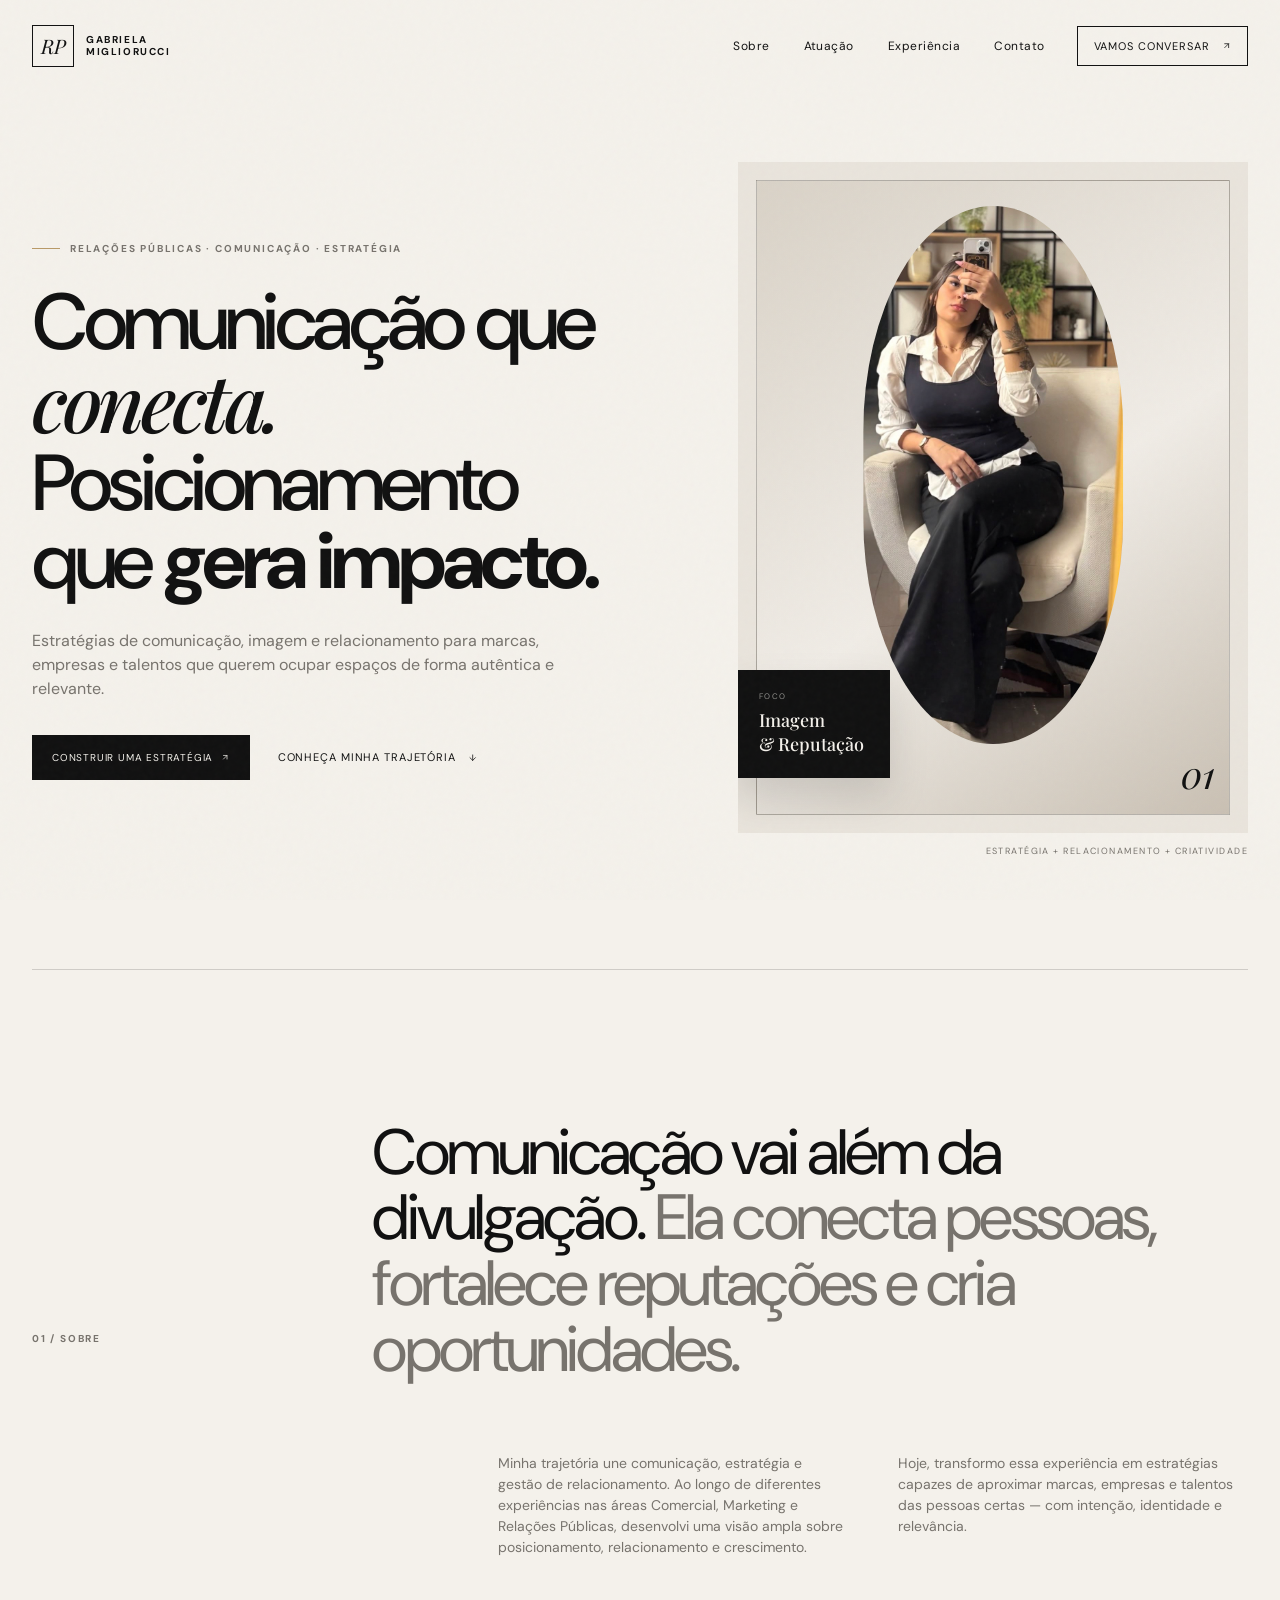
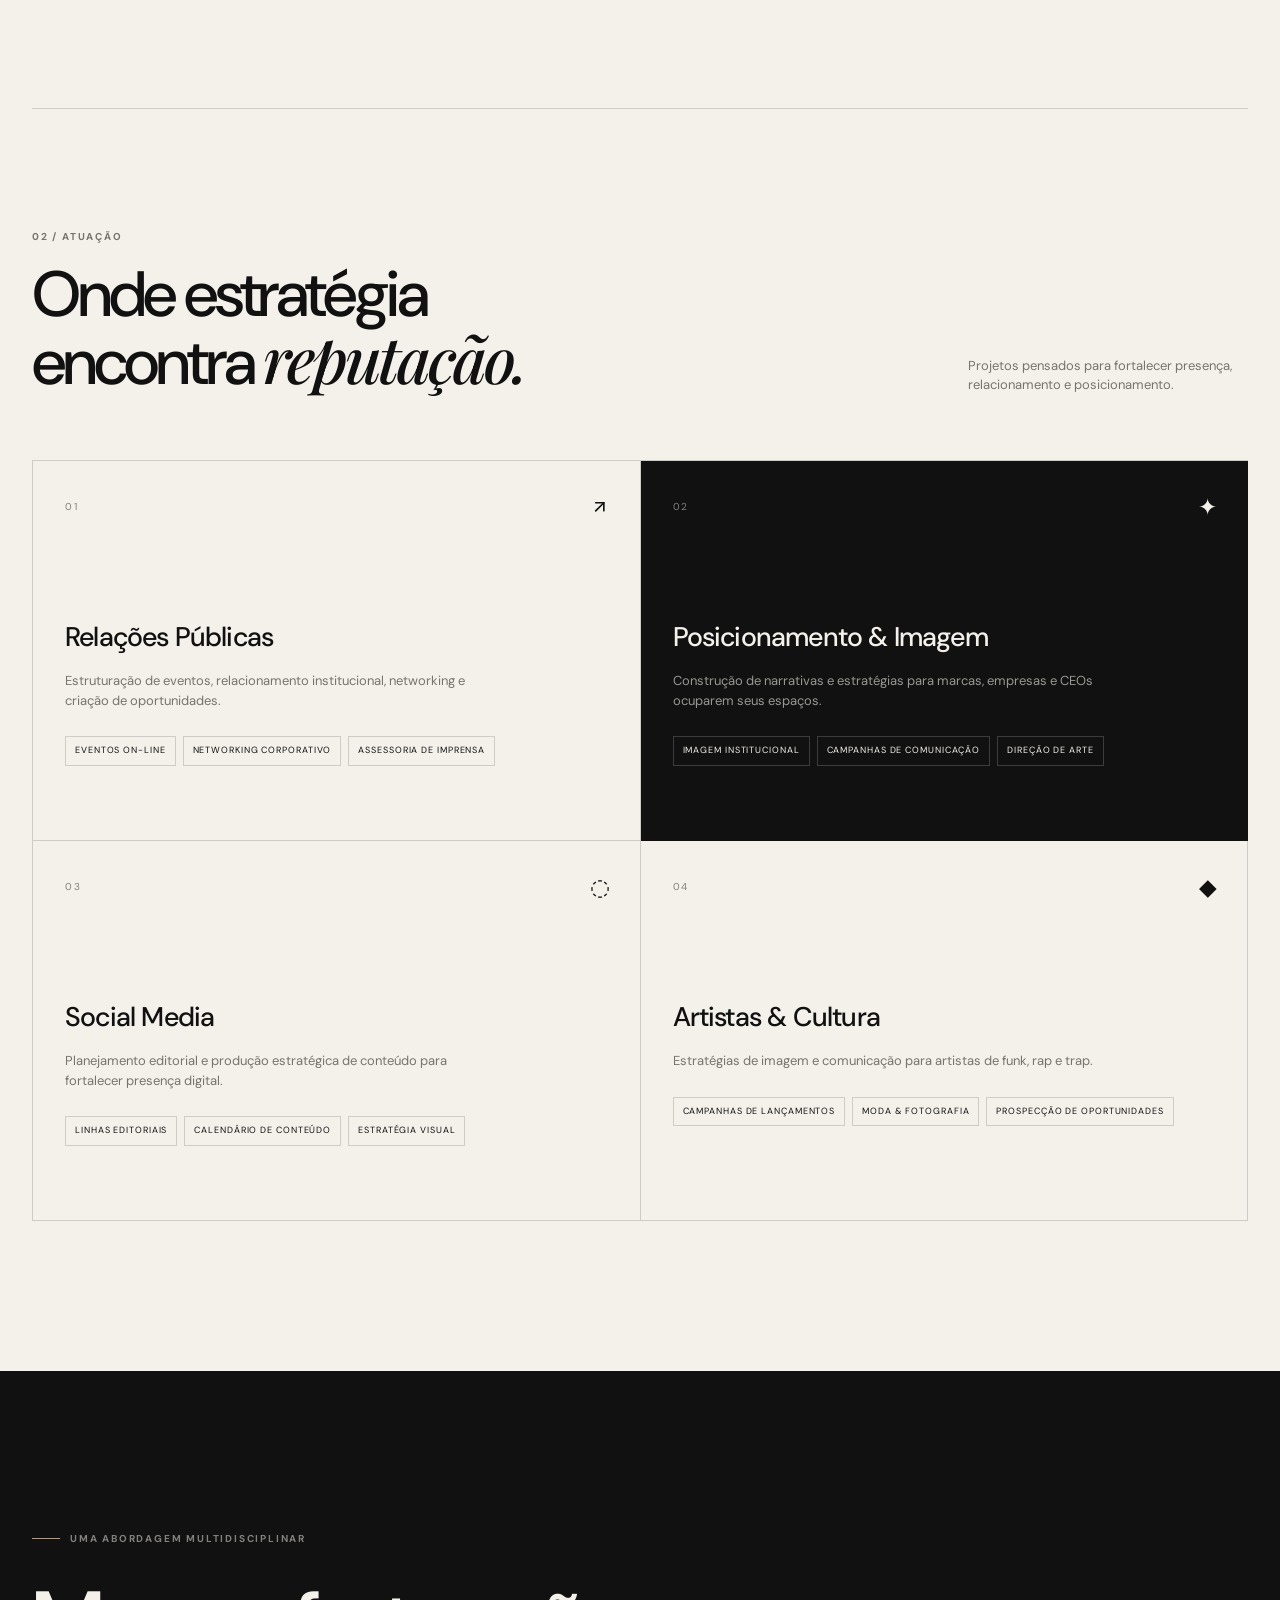
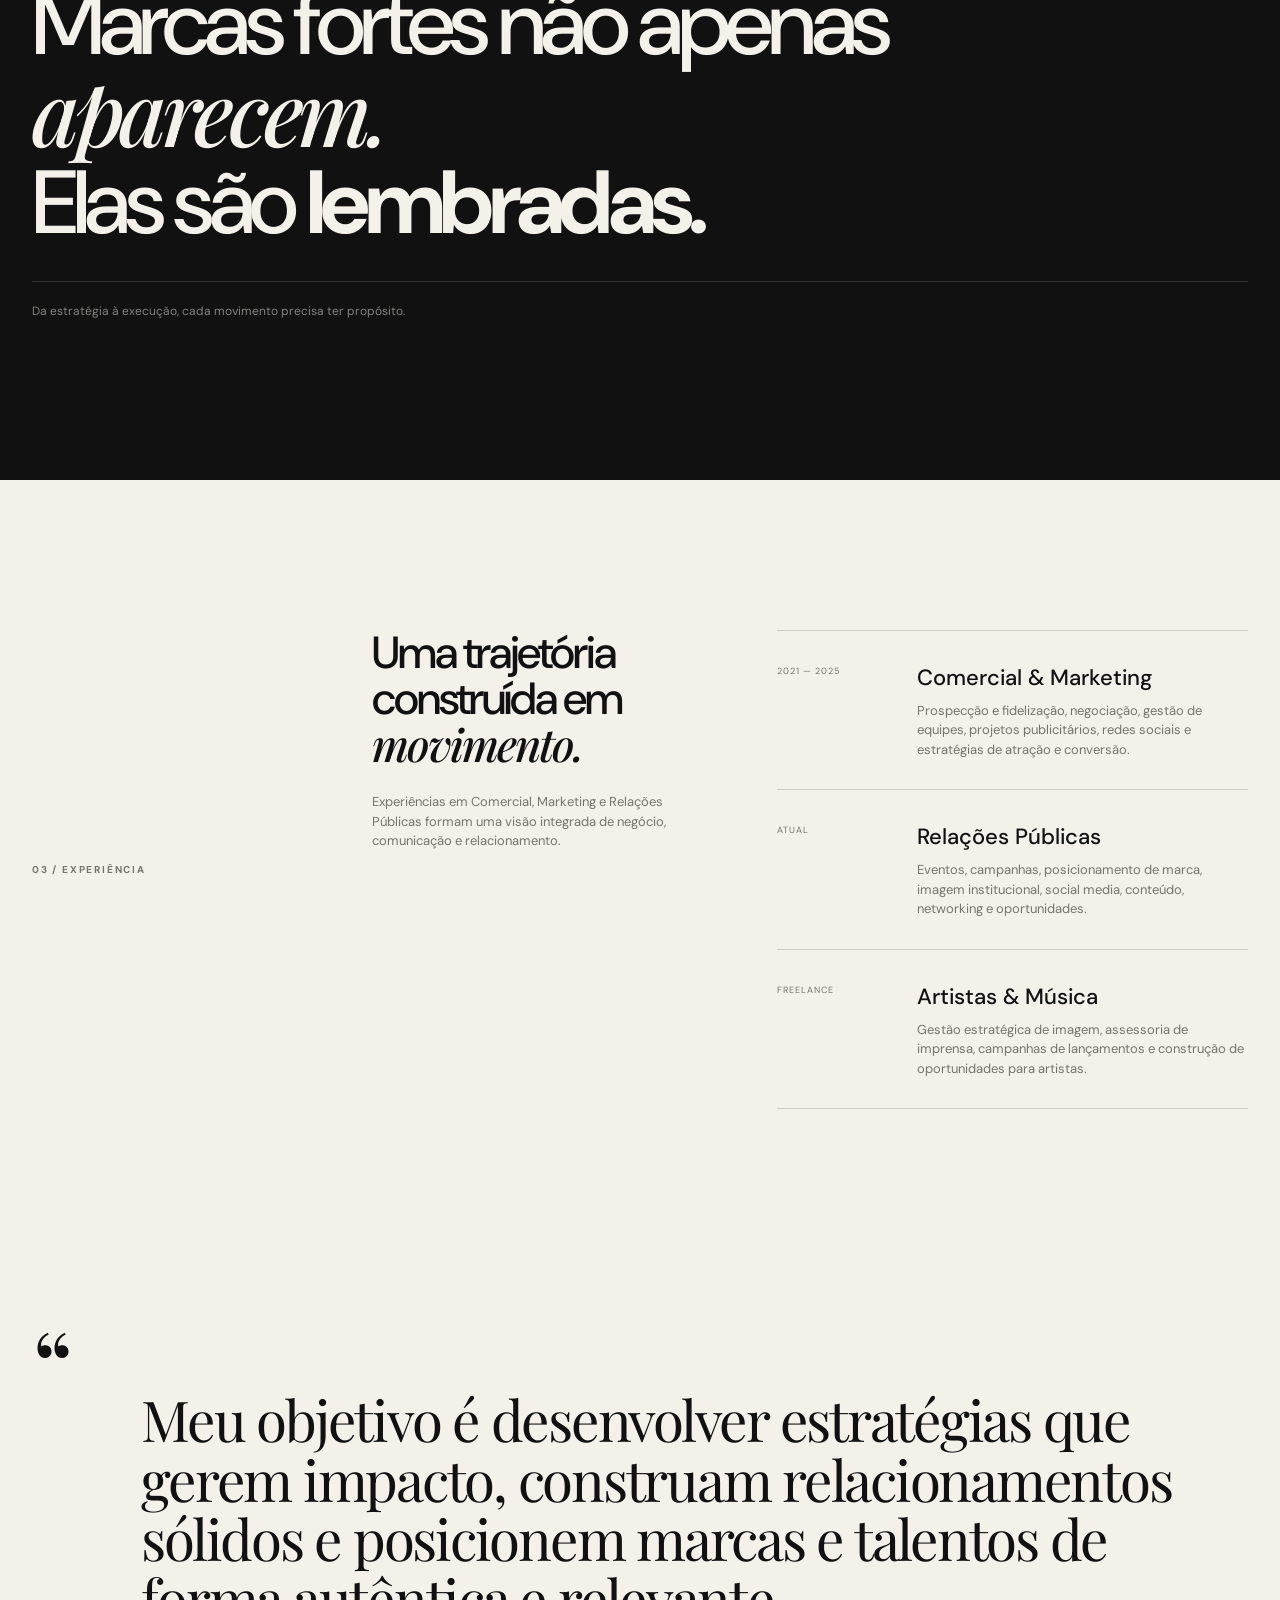
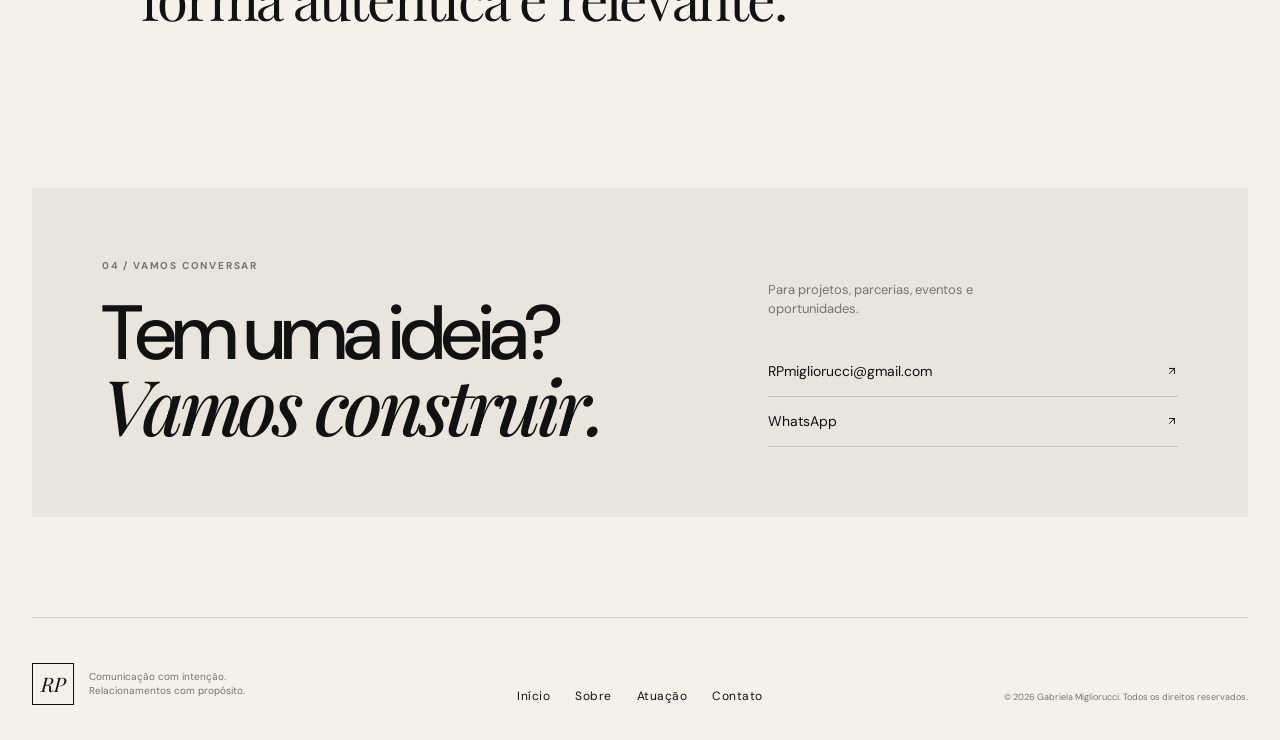
<file: index.html>
<!DOCTYPE html>
<html lang="pt-BR">
<head>
  <meta charset="UTF-8">
  <meta name="viewport" content="width=device-width, initial-scale=1.0">
  <meta name="description" content="Relações Públicas, comunicação estratégica, posicionamento de marcas e talentos.">
  <meta name="theme-color" content="#111111">
  <title>Gabriela Migliorucci — Relações Públicas & Comunicação</title>

  <link rel="preconnect" href="https://fonts.googleapis.com">
  <link rel="preconnect" href="https://fonts.gstatic.com" crossorigin>
  <link href="https://fonts.googleapis.com/css2?family=DM+Sans:wght@400;500;600;700&family=Playfair+Display:ital,wght@0,500;0,600;0,700;1,500;1,600&display=swap" rel="stylesheet">

  <link rel="stylesheet" href="css/style.css">
</head>

<body>
  <div class="noise"></div>

  <header class="site-header" id="topo">
    <a class="brand" href="#topo" aria-label="Voltar ao início">
      <span class="brand-mark">RP</span>
      <span class="brand-name">GABRIELA<br>MIGLIORUCCI</span>
    </a>

    <nav class="desktop-nav" aria-label="Navegação principal">
      <a href="#sobre">Sobre</a>
      <a href="#atuacao">Atuação</a>
      <a href="#experiencia">Experiência</a>
      <a href="#contato">Contato</a>
    </nav>

    <a class="header-cta" href="#contato">Vamos conversar <span><svg class="icon-arrow" viewBox="0 0 24 24" fill="none" stroke="currentColor" stroke-width="2" stroke-linecap="round" stroke-linejoin="round"><line x1="7" y1="17" x2="17" y2="7"></line><polyline points="7 7 17 7 17 17"></polyline></svg></span></a>

    <button class="menu-toggle" id="menuToggle" aria-label="Abrir menu" aria-expanded="false">
      <span></span><span></span>
    </button>
  </header>

  <nav class="mobile-nav" id="mobileNav" aria-label="Navegação mobile">
    <a href="#sobre">Sobre</a>
    <a href="#atuacao">Atuação</a>
    <a href="#experiencia">Experiência</a>
    <a href="#contato">Contato</a>
  </nav>

  <main>
    <section class="hero section">
      <div class="hero-copy reveal">
        <p class="eyebrow"><span></span> Relações Públicas · Comunicação · Estratégia</p>
        <h1>Comunicação que <em>conecta.</em><br>Posicionamento que <strong>gera impacto.</strong></h1>
        <p class="hero-description">
          Estratégias de comunicação, imagem e relacionamento para marcas,
          empresas e talentos que querem ocupar espaços de forma autêntica e relevante.
        </p>
        <div class="hero-actions">
          <a class="button button-dark" href="#contato">Construir uma estratégia <span><svg class="icon-arrow" viewBox="0 0 24 24" fill="none" stroke="currentColor" stroke-width="2" stroke-linecap="round" stroke-linejoin="round"><line x1="7" y1="17" x2="17" y2="7"></line><polyline points="7 7 17 7 17 17"></polyline></svg></span></a>
          <a class="text-link" href="#sobre">Conheça minha trajetória <span><svg class="icon-arrow" viewBox="0 0 24 24" fill="none" stroke="currentColor" stroke-width="2" stroke-linecap="round" stroke-linejoin="round"><line x1="12" y1="5" x2="12" y2="19"></line><polyline points="19 12 12 19 5 12"></polyline></svg></span></a>
        </div>
      </div>

      <div class="hero-visual reveal delay-1">
        <div class="portrait-frame">
          <div class="portrait-placeholder">
            <img class="portrait-photo" src="img/gabriela.jpg" alt="Gabriela Migliorucci">
            <span class="portrait-label portrait-label-hidden">INSIRA<br>SUA FOTO</span>
            <span class="portrait-number">01</span>
          </div>
          <div class="floating-card">
            <span class="floating-card-label">FOCO</span>
            <strong>Imagem<br>&amp; Reputação</strong>
          </div>
        </div>
        <div class="hero-caption">Estratégia + relacionamento + criatividade</div>
      </div>
    </section>

    <section class="manifesto section" id="sobre">
      <div class="section-kicker reveal">01 / Sobre</div>
      <div class="manifesto-content reveal">
        <p class="big-statement">
          Comunicação vai além da divulgação.
          <span>Ela conecta pessoas, fortalece reputações e cria oportunidades.</span>
        </p>
        <div class="manifesto-details">
          <p>
            Minha trajetória une comunicação, estratégia e gestão de relacionamento.
            Ao longo de diferentes experiências nas áreas Comercial, Marketing e Relações Públicas,
            desenvolvi uma visão ampla sobre posicionamento, relacionamento e crescimento.
          </p>
          <p>
            Hoje, transformo essa experiência em estratégias capazes de aproximar marcas,
            empresas e talentos das pessoas certas — com intenção, identidade e relevância.
          </p>
        </div>
      </div>
    </section>

    <section class="services section" id="atuacao">
      <div class="section-heading reveal">
        <div>
          <div class="section-kicker">02 / Atuação</div>
          <h2>Onde estratégia<br>encontra <em>reputação.</em></h2>
        </div>
        <p>Projetos pensados para fortalecer presença, relacionamento e posicionamento.</p>
      </div>

      <div class="service-grid">
        <article class="service-card reveal">
          <span class="service-index">01</span>
          <div class="service-icon"><svg class="icon-arrow" viewBox="0 0 24 24" fill="none" stroke="currentColor" stroke-width="2" stroke-linecap="round" stroke-linejoin="round"><line x1="7" y1="17" x2="17" y2="7"></line><polyline points="7 7 17 7 17 17"></polyline></svg></div>
          <h3>Relações Públicas</h3>
          <p>Estruturação de eventos, relacionamento institucional, networking e criação de oportunidades.</p>
          <ul>
            <li>Eventos on-line</li>
            <li>Networking corporativo</li>
            <li>Assessoria de imprensa</li>
          </ul>
        </article>

        <article class="service-card featured reveal delay-1">
          <span class="service-index">02</span>
          <div class="service-icon">✦</div>
          <h3>Posicionamento &amp; Imagem</h3>
          <p>Construção de narrativas e estratégias para marcas, empresas e CEOs ocuparem seus espaços.</p>
          <ul>
            <li>Imagem institucional</li>
            <li>Campanhas de comunicação</li>
            <li>Direção de arte</li>
          </ul>
        </article>

        <article class="service-card reveal delay-2">
          <span class="service-index">03</span>
          <div class="service-icon">◌</div>
          <h3>Social Media</h3>
          <p>Planejamento editorial e produção estratégica de conteúdo para fortalecer presença digital.</p>
          <ul>
            <li>Linhas editoriais</li>
            <li>Calendário de conteúdo</li>
            <li>Estratégia visual</li>
          </ul>
        </article>

        <article class="service-card reveal">
          <span class="service-index">04</span>
          <div class="service-icon">◆</div>
          <h3>Artistas &amp; Cultura</h3>
          <p>Estratégias de imagem e comunicação para artistas de funk, rap e trap.</p>
          <ul>
            <li>Campanhas de lançamentos</li>
            <li>Moda &amp; fotografia</li>
            <li>Prospecção de oportunidades</li>
          </ul>
        </article>
      </div>
    </section>

    <section class="statement section">
      <div class="statement-inner reveal">
        <p class="eyebrow"><span></span> Uma abordagem multidisciplinar</p>
        <h2>Marcas fortes não apenas <em>aparecem.</em><br>Elas são <strong>lembradas.</strong></h2>
        <div class="statement-line"></div>
        <p>Da estratégia à execução, cada movimento precisa ter propósito.</p>
      </div>
    </section>

    <section class="experience section" id="experiencia">
      <div class="section-kicker reveal">03 / Experiência</div>
      <div class="experience-layout">
        <div class="experience-intro reveal">
          <h2>Uma trajetória construída em <em>movimento.</em></h2>
          <p>
            Experiências em Comercial, Marketing e Relações Públicas formam uma visão
            integrada de negócio, comunicação e relacionamento.
          </p>
        </div>

        <div class="timeline">
          <article class="timeline-item reveal">
            <span class="timeline-year">2021 — 2025</span>
            <div>
              <h3>Comercial &amp; Marketing</h3>
              <p>Prospecção e fidelização, negociação, gestão de equipes, projetos publicitários, redes sociais e estratégias de atração e conversão.</p>
            </div>
          </article>

          <article class="timeline-item reveal">
            <span class="timeline-year">Atual</span>
            <div>
              <h3>Relações Públicas</h3>
              <p>Eventos, campanhas, posicionamento de marca, imagem institucional, social media, conteúdo, networking e oportunidades.</p>
            </div>
          </article>

          <article class="timeline-item reveal">
            <span class="timeline-year">Freelance</span>
            <div>
              <h3>Artistas &amp; Música</h3>
              <p>Gestão estratégica de imagem, assessoria de imprensa, campanhas de lançamentos e construção de oportunidades para artistas.</p>
            </div>
          </article>
        </div>
      </div>
    </section>

    <section class="quote section">
      <div class="quote-mark reveal">“</div>
      <blockquote class="reveal">
        Meu objetivo é desenvolver estratégias que gerem impacto,
        construam relacionamentos sólidos e posicionem marcas e talentos
        de forma autêntica e relevante.
      </blockquote>
    </section>

    <section class="contact section" id="contato">
      <div class="contact-panel reveal">
        <div>
          <div class="section-kicker">04 / Vamos conversar</div>
          <h2>Tem uma ideia?<br><em>Vamos construir.</em></h2>
        </div>
        <div class="contact-info">
          <p>Para projetos, parcerias, eventos e oportunidades.</p>
          <a class="contact-email" href="mailto:RPmigliorucci@gmail.com">RPmigliorucci@gmail.com <span><svg class="icon-arrow" viewBox="0 0 24 24" fill="none" stroke="currentColor" stroke-width="2" stroke-linecap="round" stroke-linejoin="round"><line x1="7" y1="17" x2="17" y2="7"></line><polyline points="7 7 17 7 17 17"></polyline></svg></span></a>
          <a class="contact-whatsapp" href="https://wa.me/5511972863445?text=Ol%C3%A1%2C%20Gabriela!%20Vi%20seu%20site%20e%20gostaria%20de%20conversar%20sobre%20um%20projeto%20de%20Rela%C3%A7%C3%B5es%20P%C3%BAblicas." target="_blank" rel="noopener">WhatsApp <span><svg class="icon-arrow" viewBox="0 0 24 24" fill="none" stroke="currentColor" stroke-width="2" stroke-linecap="round" stroke-linejoin="round"><line x1="7" y1="17" x2="17" y2="7"></line><polyline points="7 7 17 7 17 17"></polyline></svg></span></a>
        </div>
      </div>
    </section>
  </main>

  <footer class="site-footer">
    <div class="footer-brand">
      <span class="brand-mark">RP</span>
      <p>Comunicação com intenção.<br>Relacionamentos com propósito.</p>
    </div>
    <div class="footer-links">
      <a href="#topo">Início</a>
      <a href="#sobre">Sobre</a>
      <a href="#atuacao">Atuação</a>
      <a href="#contato">Contato</a>
    </div>
    <p class="copyright">© <span id="year"></span> Gabriela Migliorucci. Todos os direitos reservados.</p>
  </footer>

  <script src="js/script.js"></script>
</body>
</html>
</file>
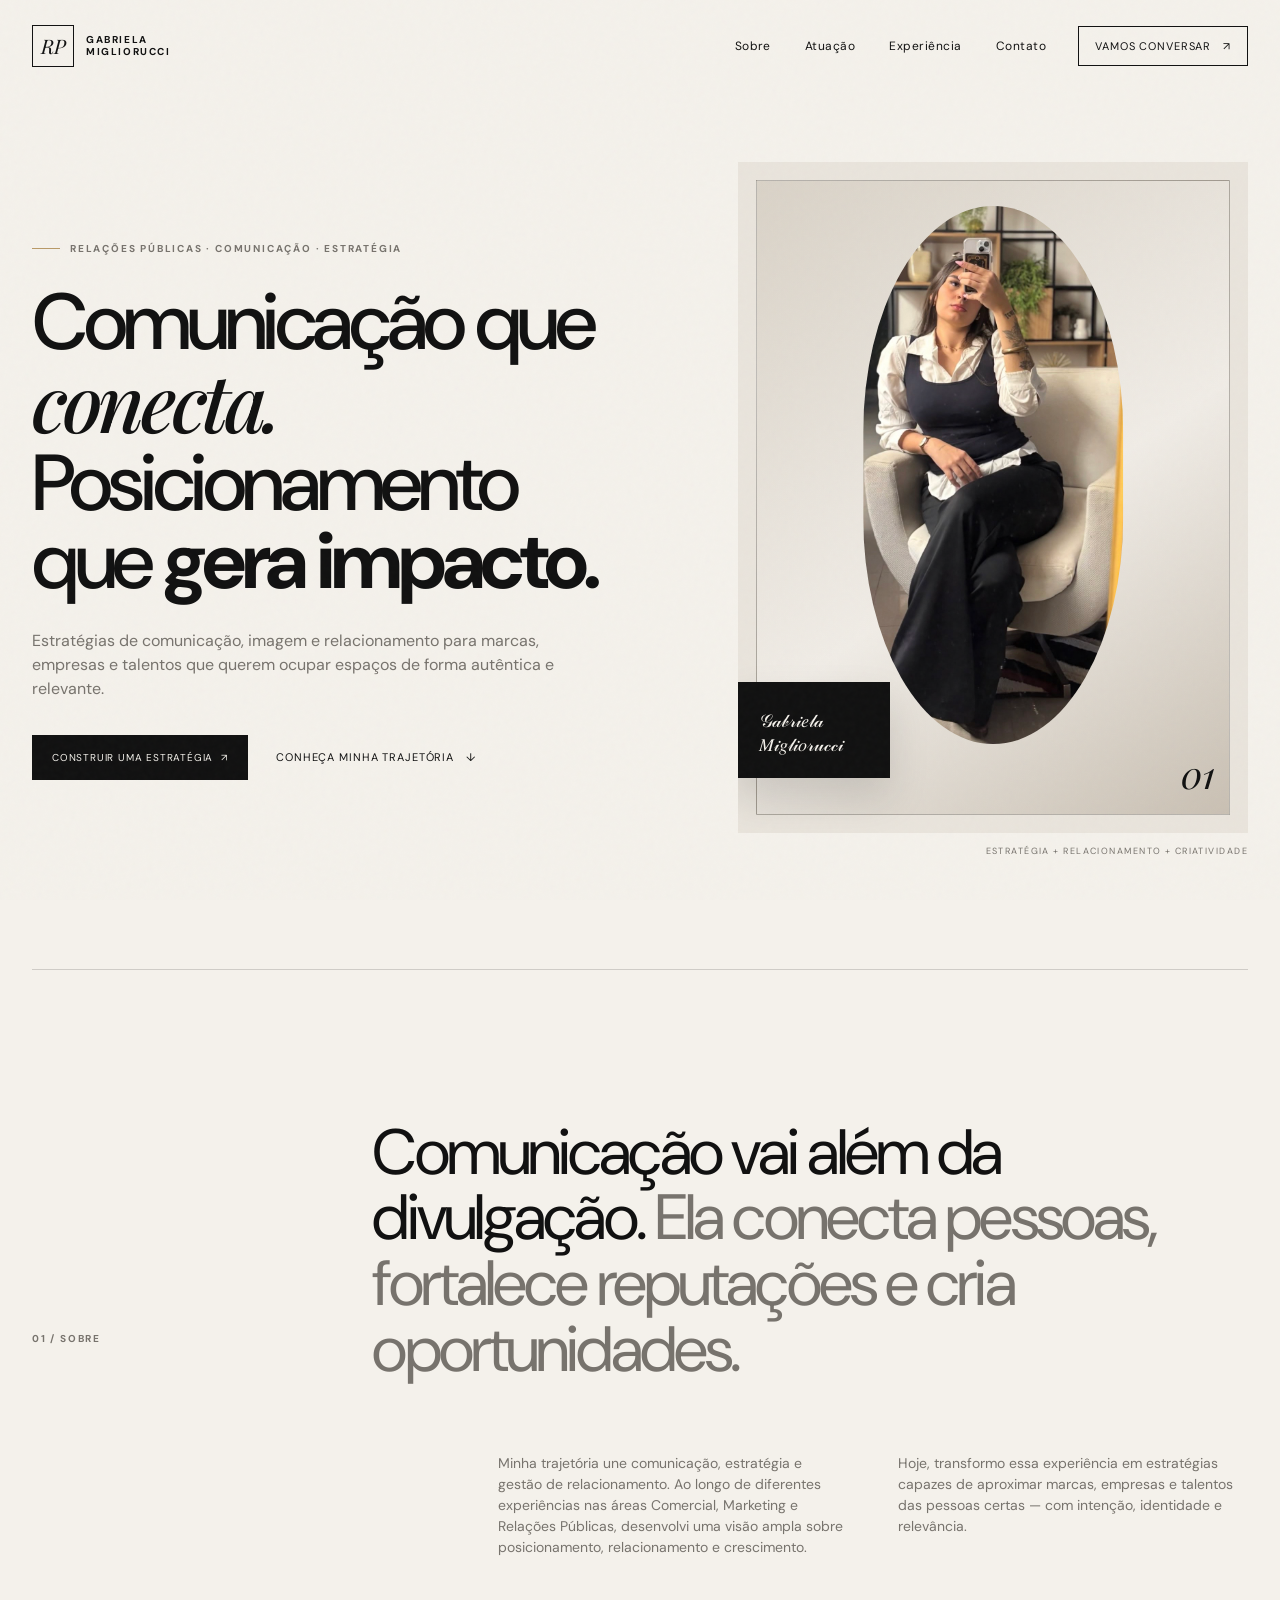
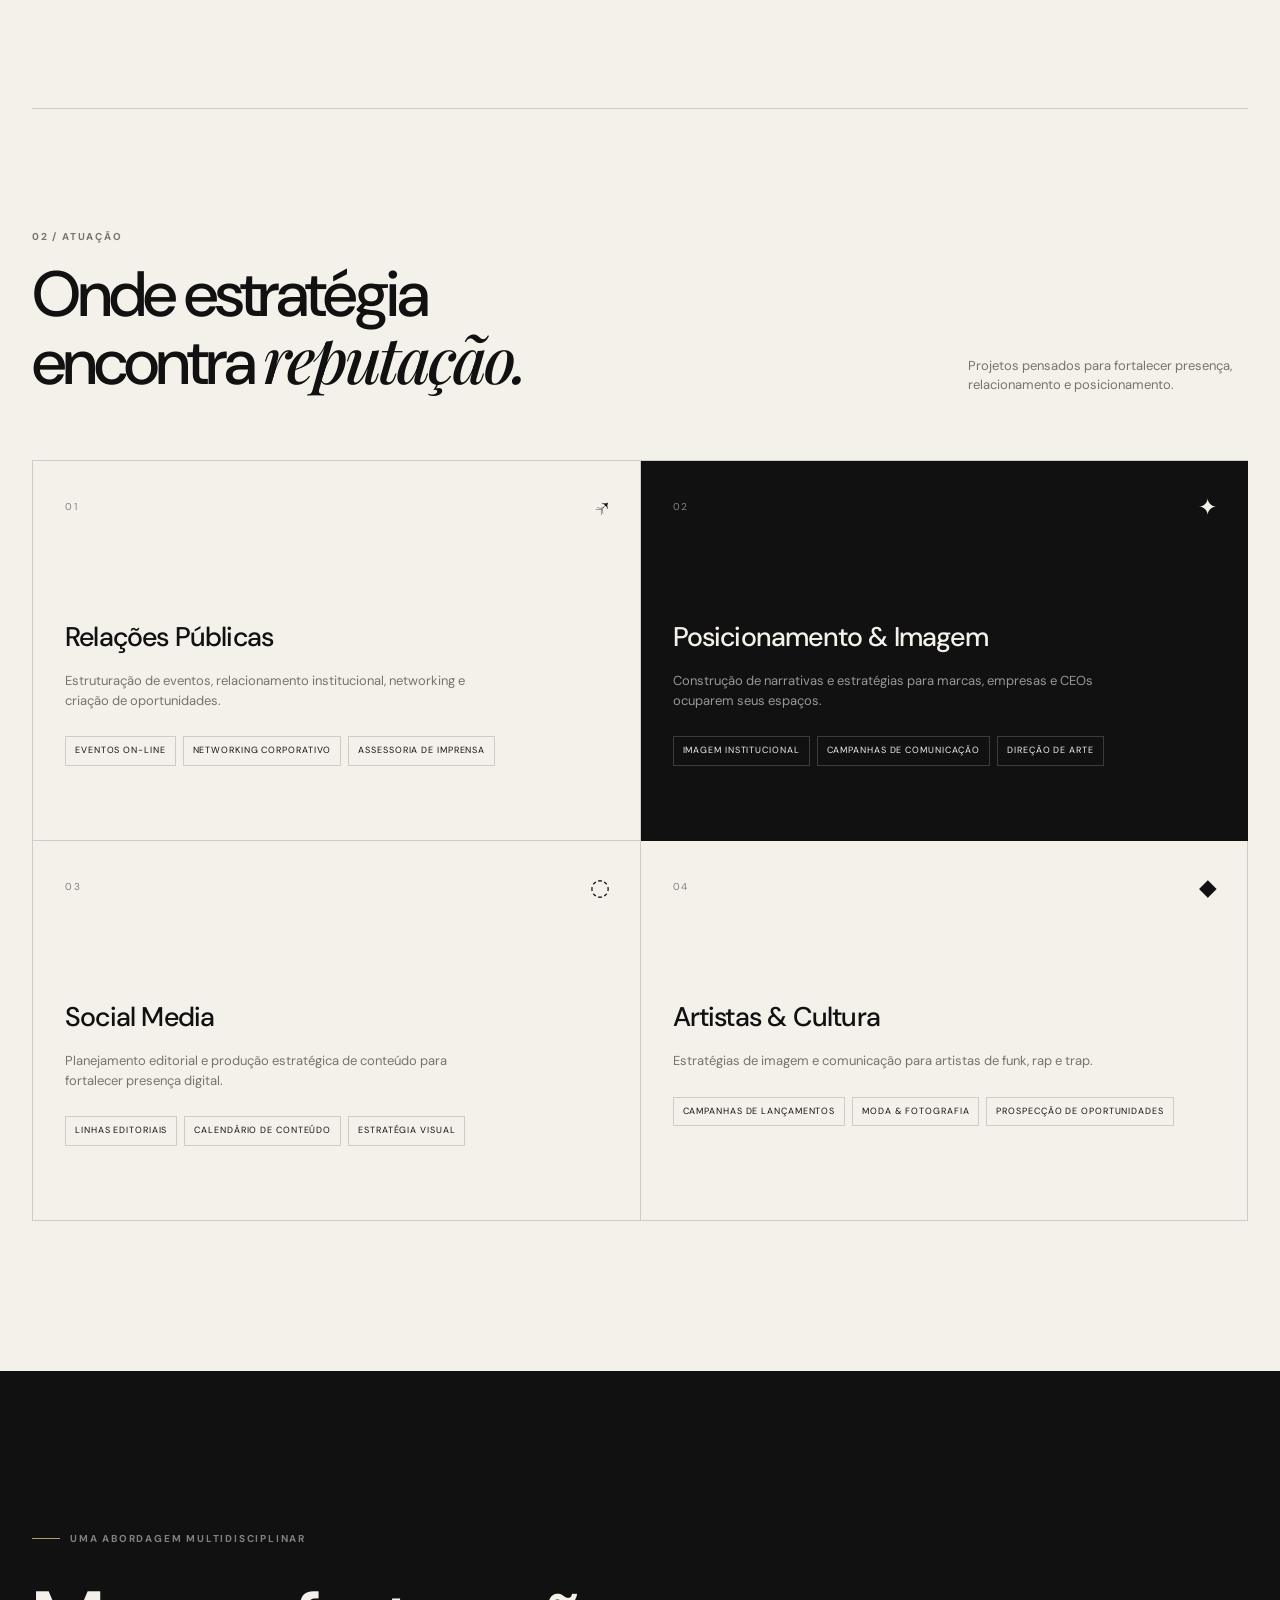
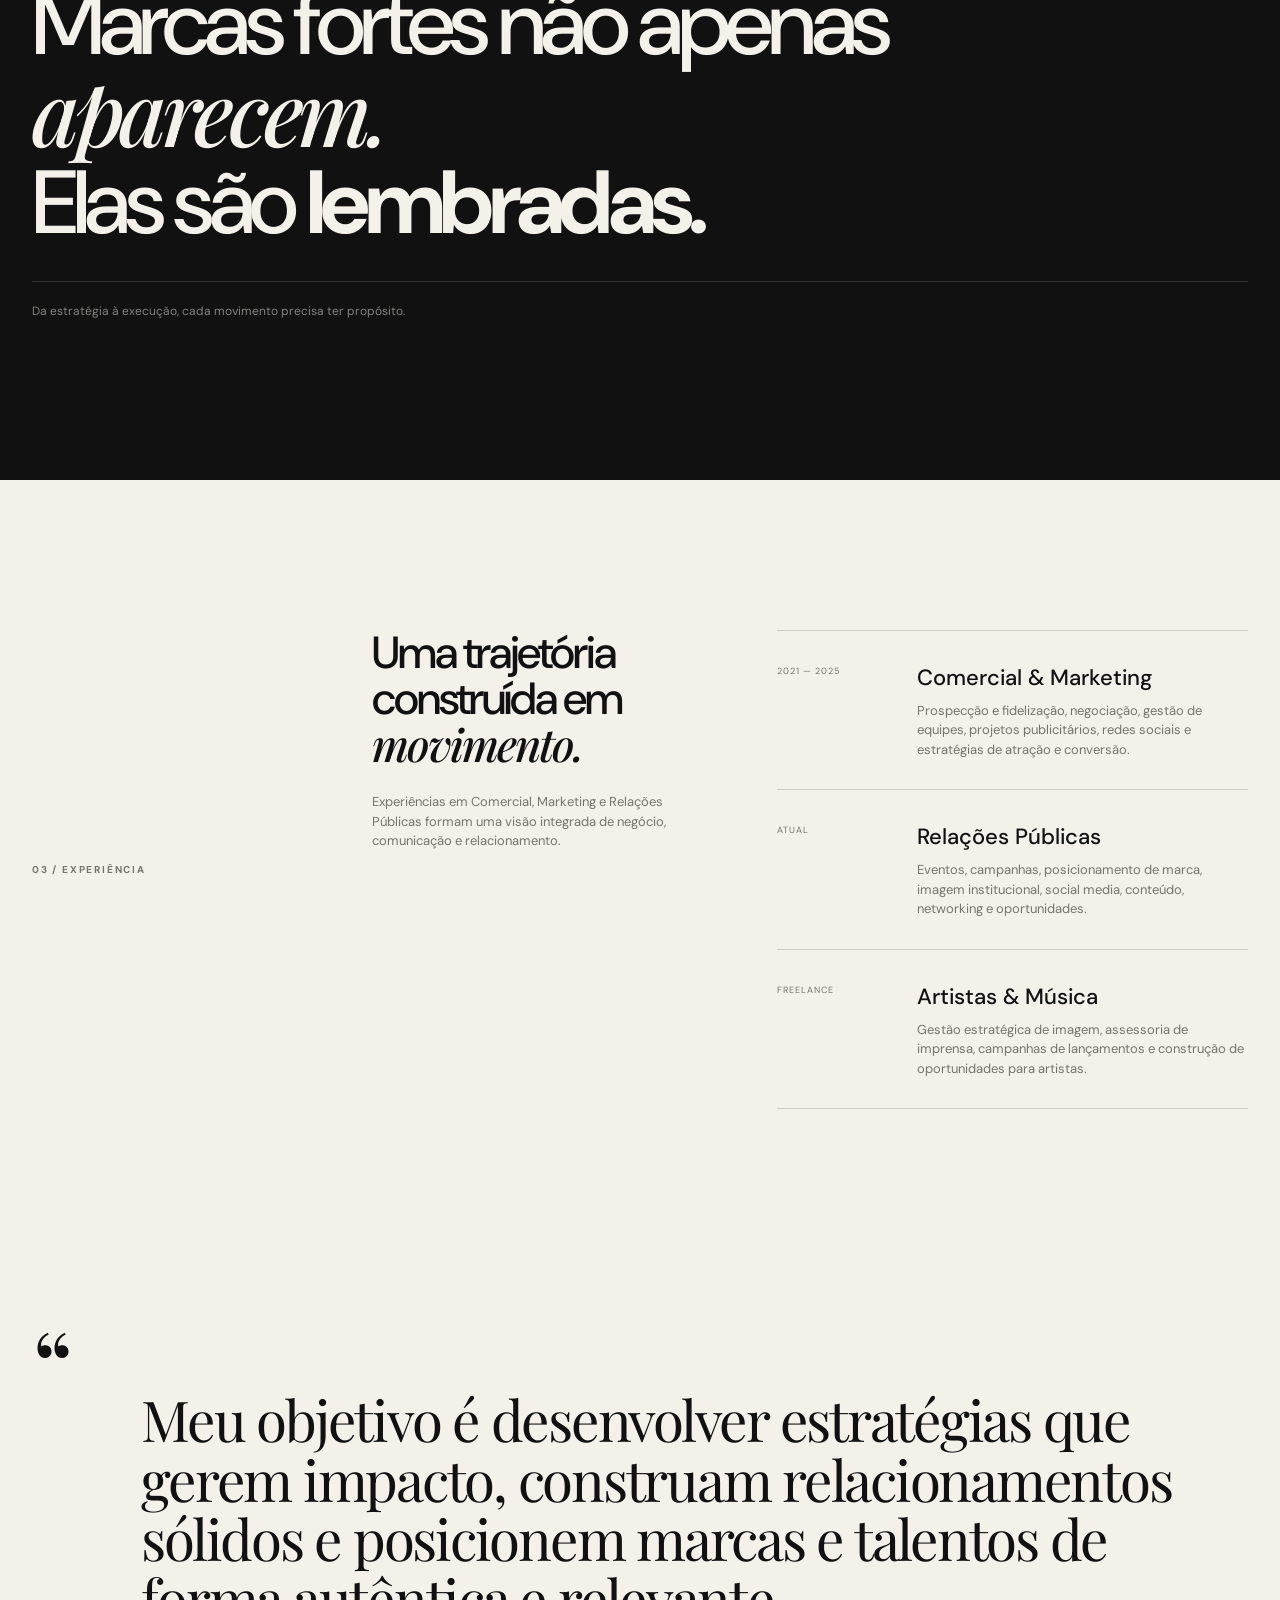
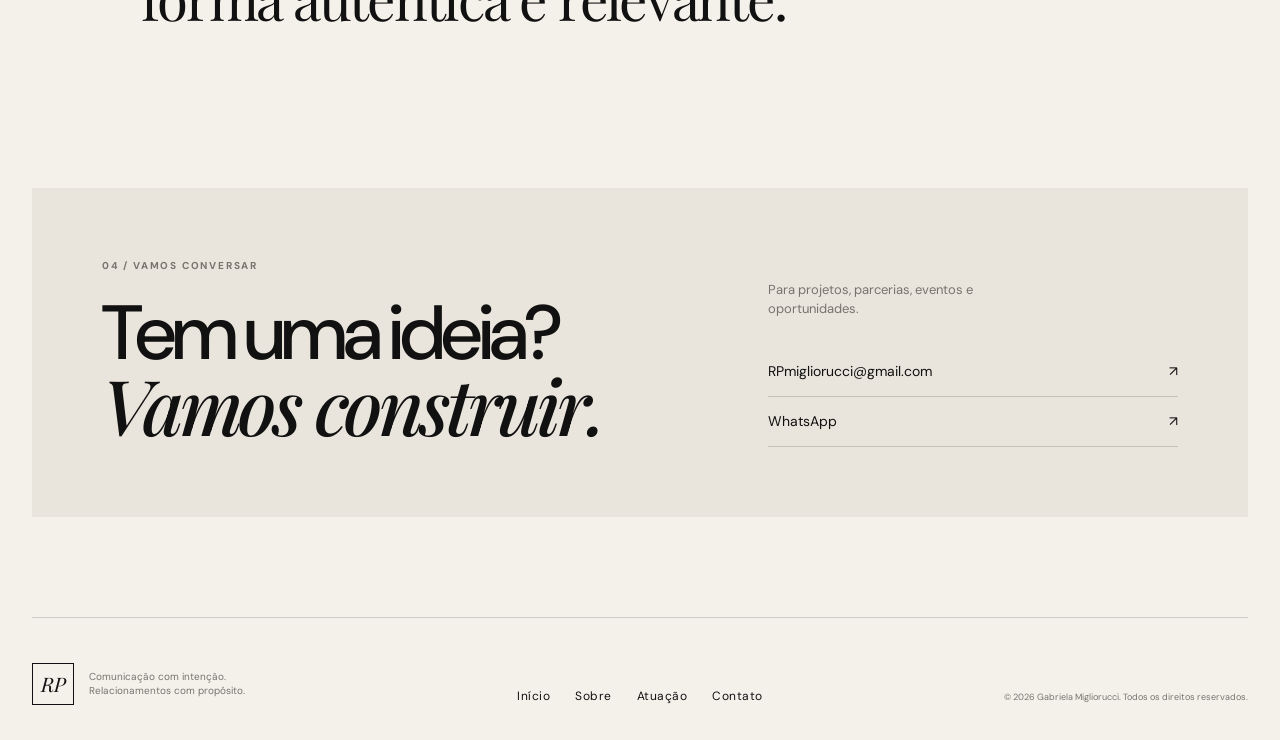
<file: LandingPage/index.html>
<!DOCTYPE html>
<html lang="pt-BR">
<head>
  <meta charset="UTF-8">
  <meta name="viewport" content="width=device-width, initial-scale=1.0">
  <meta name="description" content="Relações Públicas, comunicação estratégica, posicionamento de marcas e talentos.">
  <meta name="theme-color" content="#111111">
  <title>Gabriela Migliorucci — Relações Públicas & Comunicação</title>

  <link rel="preconnect" href="https://fonts.googleapis.com">
  <link rel="preconnect" href="https://fonts.gstatic.com" crossorigin>
  <link href="https://fonts.googleapis.com/css2?family=DM+Sans:wght@400;500;600;700&family=Playfair+Display:ital,wght@0,500;0,600;0,700;1,500;1,600&display=swap" rel="stylesheet">

  <link rel="stylesheet" href="css/style.css">
</head>

<body>
  <div class="noise"></div>

  <header class="site-header" id="topo">
    <a class="brand" href="#topo" aria-label="Voltar ao início">
      <span class="brand-mark">RP</span>
      <span class="brand-name">GABRIELA<br>MIGLIORUCCI</span>
    </a>

    <nav class="desktop-nav" aria-label="Navegação principal">
      <a href="#sobre">Sobre</a>
      <a href="#atuacao">Atuação</a>
      <a href="#experiencia">Experiência</a>
      <a href="#contato">Contato</a>
    </nav>

    <a class="header-cta" href="#contato">Vamos conversar <span>↗</span></a>

    <button class="menu-toggle" id="menuToggle" aria-label="Abrir menu" aria-expanded="false">
      <span></span><span></span>
    </button>
  </header>

  <nav class="mobile-nav" id="mobileNav" aria-label="Navegação mobile">
    <a href="#sobre">Sobre</a>
    <a href="#atuacao">Atuação</a>
    <a href="#experiencia">Experiência</a>
    <a href="#contato">Contato</a>
  </nav>

  <main>
    <section class="hero section">
      <div class="hero-copy reveal">
        <p class="eyebrow"><span></span> Relações Públicas · Comunicação · Estratégia</p>
        <h1>Comunicação que <em>conecta.</em><br>Posicionamento que <strong>gera impacto.</strong></h1>
        <p class="hero-description">
          Estratégias de comunicação, imagem e relacionamento para marcas,
          empresas e talentos que querem ocupar espaços de forma autêntica e relevante.
        </p>
        <div class="hero-actions">
          <a class="button button-dark" href="#contato">Construir uma estratégia <span>↗</span></a>
          <a class="text-link" href="#sobre">Conheça minha trajetória <span>↓</span></a>
        </div>
      </div>

      <div class="hero-visual reveal delay-1">
        <div class="portrait-frame">
          <div class="portrait-placeholder">
            <img class="portrait-photo" src="img/gabriela.jpg" alt="Gabriela Migliorucci">
            <span class="portrait-label portrait-label-hidden">INSIRA<br>SUA FOTO</span>
            <span class="portrait-number">01</span>
          </div>
          <div class="floating-card">
            <span class="floating-card-label"></span>
            <strong>𝒢𝒶𝒷𝓇𝒾𝑒𝓁𝒶    <br>𝑀𝒾𝑔𝓁𝒾𝑜𝓇𝓊𝒸𝒸𝒾</strong>
          </div>
        </div>
        <div class="hero-caption">Estratégia + relacionamento + criatividade</div>
      </div>
    </section>

    <section class="manifesto section" id="sobre">
      <div class="section-kicker reveal">01 / Sobre</div>
      <div class="manifesto-content reveal">
        <p class="big-statement">
          Comunicação vai além da divulgação.
          <span>Ela conecta pessoas, fortalece reputações e cria oportunidades.</span>
        </p>
        <div class="manifesto-details">
          <p>
            Minha trajetória une comunicação, estratégia e gestão de relacionamento.
            Ao longo de diferentes experiências nas áreas Comercial, Marketing e Relações Públicas,
            desenvolvi uma visão ampla sobre posicionamento, relacionamento e crescimento.
          </p>
          <p>
            Hoje, transformo essa experiência em estratégias capazes de aproximar marcas,
            empresas e talentos das pessoas certas — com intenção, identidade e relevância.
          </p>
        </div>
      </div>
    </section>

    <section class="services section" id="atuacao">
      <div class="section-heading reveal">
        <div>
          <div class="section-kicker">02 / Atuação</div>
          <h2>Onde estratégia<br>encontra <em>reputação.</em></h2>
        </div>
        <p>Projetos pensados para fortalecer presença, relacionamento e posicionamento.</p>
      </div>

      <div class="service-grid">
        <article class="service-card reveal">
          <span class="service-index">01</span>
          <div class="service-icon">↗</div>
          <h3>Relações Públicas</h3>
          <p>Estruturação de eventos, relacionamento institucional, networking e criação de oportunidades.</p>
          <ul>
            <li>Eventos on-line</li>
            <li>Networking corporativo</li>
            <li>Assessoria de imprensa</li>
          </ul>
        </article>

        <article class="service-card featured reveal delay-1">
          <span class="service-index">02</span>
          <div class="service-icon">✦</div>
          <h3>Posicionamento &amp; Imagem</h3>
          <p>Construção de narrativas e estratégias para marcas, empresas e CEOs ocuparem seus espaços.</p>
          <ul>
            <li>Imagem institucional</li>
            <li>Campanhas de comunicação</li>
            <li>Direção de arte</li>
          </ul>
        </article>

        <article class="service-card reveal delay-2">
          <span class="service-index">03</span>
          <div class="service-icon">◌</div>
          <h3>Social Media</h3>
          <p>Planejamento editorial e produção estratégica de conteúdo para fortalecer presença digital.</p>
          <ul>
            <li>Linhas editoriais</li>
            <li>Calendário de conteúdo</li>
            <li>Estratégia visual</li>
          </ul>
        </article>

        <article class="service-card reveal">
          <span class="service-index">04</span>
          <div class="service-icon">◆</div>
          <h3>Artistas &amp; Cultura</h3>
          <p>Estratégias de imagem e comunicação para artistas de funk, rap e trap.</p>
          <ul>
            <li>Campanhas de lançamentos</li>
            <li>Moda &amp; fotografia</li>
            <li>Prospecção de oportunidades</li>
          </ul>
        </article>
      </div>
    </section>

    <section class="statement section">
      <div class="statement-inner reveal">
        <p class="eyebrow"><span></span> Uma abordagem multidisciplinar</p>
        <h2>Marcas fortes não apenas <em>aparecem.</em><br>Elas são <strong>lembradas.</strong></h2>
        <div class="statement-line"></div>
        <p>Da estratégia à execução, cada movimento precisa ter propósito.</p>
      </div>
    </section>

    <section class="experience section" id="experiencia">
      <div class="section-kicker reveal">03 / Experiência</div>
      <div class="experience-layout">
        <div class="experience-intro reveal">
          <h2>Uma trajetória construída em <em>movimento.</em></h2>
          <p>
            Experiências em Comercial, Marketing e Relações Públicas formam uma visão
            integrada de negócio, comunicação e relacionamento.
          </p>
        </div>

        <div class="timeline">
          <article class="timeline-item reveal">
            <span class="timeline-year">2021 — 2025</span>
            <div>
              <h3>Comercial &amp; Marketing</h3>
              <p>Prospecção e fidelização, negociação, gestão de equipes, projetos publicitários, redes sociais e estratégias de atração e conversão.</p>
            </div>
          </article>

          <article class="timeline-item reveal">
            <span class="timeline-year">Atual</span>
            <div>
              <h3>Relações Públicas</h3>
              <p>Eventos, campanhas, posicionamento de marca, imagem institucional, social media, conteúdo, networking e oportunidades.</p>
            </div>
          </article>

          <article class="timeline-item reveal">
            <span class="timeline-year">Freelance</span>
            <div>
              <h3>Artistas &amp; Música</h3>
              <p>Gestão estratégica de imagem, assessoria de imprensa, campanhas de lançamentos e construção de oportunidades para artistas.</p>
            </div>
          </article>
        </div>
      </div>
    </section>

    <section class="quote section">
      <div class="quote-mark reveal">“</div>
      <blockquote class="reveal">
        Meu objetivo é desenvolver estratégias que gerem impacto,
        construam relacionamentos sólidos e posicionem marcas e talentos
        de forma autêntica e relevante.
      </blockquote>
    </section>

    <section class="contact section" id="contato">
      <div class="contact-panel reveal">
        <div>
          <div class="section-kicker">04 / Vamos conversar</div>
          <h2>Tem uma ideia?<br><em>Vamos construir.</em></h2>
        </div>
        <div class="contact-info">
          <p>Para projetos, parcerias, eventos e oportunidades.</p>
          <a class="contact-email" href="mailto:RPmigliorucci@gmail.com">RPmigliorucci@gmail.com <span>↗</span></a>
          <a class="contact-whatsapp" href="https://wa.me/5511972863445?text=Ol%C3%A1%2C%20Gabriela!%20Vi%20seu%20site%20e%20gostaria%20de%20conversar%20sobre%20um%20projetos ideias , por favor diva me ajude. ." target="_blank" rel="noopener">WhatsApp <span>↗</span></a>
        </div>
      </div>
    </section>
  </main>

  <footer class="site-footer">
    <div class="footer-brand">
      <span class="brand-mark">RP</span>
      <p>Comunicação com intenção.<br>Relacionamentos com propósito.</p>
    </div>
    <div class="footer-links">
      <a href="#topo">Início</a>
      <a href="#sobre">Sobre</a>
      <a href="#atuacao">Atuação</a>
      <a href="#contato">Contato</a>
    </div>
    <p class="copyright">© <span id="year"></span> Gabriela Migliorucci. Todos os direitos reservados.</p>
  </footer>

  <script src="js/script.js"></script>
</body>
</html>
</file>
<file: css/style.css>
:root {
  --ink: #111111;
  --paper: #f4f1eb;
  --paper-2: #e9e4dc;
  --muted: #77736d;
  --line: rgba(17, 17, 17, .16);
  --accent: #b99a68;
  --white: #ffffff;
  --max: 1240px;
  --serif: "Playfair Display", Georgia, serif;
  --sans: "DM Sans", Arial, sans-serif;
}

* { box-sizing: border-box; margin: 0; padding: 0; }
html { scroll-behavior: smooth; }
body {
  background: var(--paper);
  color: var(--ink);
  font-family: var(--sans);
  line-height: 1.5;
  overflow-x: hidden;
}
a { color: inherit; text-decoration: none; }
button { font: inherit; }

.noise {
  position: fixed;
  inset: 0;
  pointer-events: none;
  opacity: .035;
  z-index: 50;
  background-image: url("data:image/svg+xml,%3Csvg viewBox='0 0 180 180' xmlns='http://www.w3.org/2000/svg'%3E%3Cfilter id='n'%3E%3CfeTurbulence type='fractalNoise' baseFrequency='.9' numOctaves='4' stitchTiles='stitch'/%3E%3C/filter%3E%3Crect width='100%25' height='100%25' filter='url(%23n)' opacity='.7'/%3E%3C/svg%3E");
}

.site-header {
  height: 92px;
  width: min(100% - 64px, var(--max));
  margin: auto;
  display: flex;
  align-items: center;
  justify-content: space-between;
  gap: 32px;
  position: relative;
  z-index: 10;
}
.brand { display: flex; align-items: center; gap: 12px; }
.brand-mark {
  width: 42px; height: 42px; border: 1px solid var(--ink);
  display: grid; place-items: center; font-family: var(--serif);
  font-style: italic; font-size: 20px;
}
.brand-name { font-size: 10px; font-weight: 700; letter-spacing: .16em; line-height: 1.2; }
.desktop-nav { display: flex; gap: 34px; margin-left: auto; }
.desktop-nav a, .footer-links a { font-size: 12px; letter-spacing: .04em; position: relative; }
.desktop-nav a::after {
  content: ""; position: absolute; left: 0; bottom: -6px; width: 0; height: 1px;
  background: var(--ink); transition: width .3s ease;
}
.desktop-nav a:hover::after { width: 100%; }
.header-cta {
  border: 1px solid var(--ink); padding: 11px 16px; font-size: 11px;
  text-transform: uppercase; letter-spacing: .08em; transition: .25s ease;
}
.header-cta:hover { background: var(--ink); color: var(--paper); }
.header-cta span, .button span, .contact-email span, .contact-whatsapp span { margin-left: 8px; }
.icon-arrow {
  width: 0.85em;
  height: 0.85em;
  vertical-align: -0.08em;
  stroke: currentColor;
  fill: none;
}
.menu-toggle { display: none; background: none; border: 0; cursor: pointer; width: 40px; }
.menu-toggle span { display: block; height: 1px; background: var(--ink); margin: 7px 0; }

.mobile-nav {
  display: none; position: absolute; z-index: 9; left: 16px; right: 16px; top: 82px;
  background: var(--ink); color: var(--paper); padding: 20px; flex-direction: column;
}
.mobile-nav.open { display: flex; }
.mobile-nav a { padding: 12px 0; border-bottom: 1px solid rgba(255,255,255,.15); }

.section { width: min(100% - 64px, var(--max)); margin: auto; }

.hero {
  min-height: calc(100vh - 92px);
  display: grid; grid-template-columns: 1.08fr .92fr; gap: 80px;
  align-items: center; padding: 70px 0 110px;
}
.eyebrow, .section-kicker {
  text-transform: uppercase; letter-spacing: .18em; font-size: 10px; font-weight: 700;
  color: var(--muted); display: flex; align-items: center; gap: 10px;
}
.eyebrow span { width: 28px; height: 1px; background: var(--accent); display: inline-block; }
.hero h1 {
  font-size: clamp(48px, 6.2vw, 88px); line-height: .98; letter-spacing: -.055em;
  font-weight: 500; max-width: 780px; margin: 28px 0;
}
h1 em, h2 em { font-family: var(--serif); font-weight: 500; }
h1 strong, h2 strong { font-weight: 700; }
.hero-description { max-width: 570px; color: var(--muted); font-size: 16px; }
.hero-actions { display: flex; align-items: center; gap: 28px; margin-top: 34px; }
.button { display: inline-flex; align-items: center; padding: 15px 20px; text-transform: uppercase; letter-spacing: .08em; font-size: 10px; }
.button-dark { background: var(--ink); color: var(--paper); transition: .25s; }
.button-dark:hover { transform: translateY(-2px); background: #2a2a2a; }
.text-link { font-size: 11px; text-transform: uppercase; letter-spacing: .08em; }
.text-link span { margin-left: 8px; }

.hero-visual { position: relative; }
.portrait-frame {
  width: min(100%, 510px); aspect-ratio: .76; margin-left: auto; position: relative;
  background: var(--paper-2); overflow: hidden;
}
.portrait-placeholder {
  position: absolute; inset: 18px; border: 1px solid rgba(17,17,17,.22);
  display: grid; place-items: center;
  background: linear-gradient(145deg, #d9d2c7, #f0ece6 55%, #c9c0b3);
}
.portrait-placeholder::before {
  content: ""; width: 43%; height: 70%; border-radius: 50% 50% 42% 42%;
  border: 1px solid rgba(17,17,17,.25); position: absolute; top: 14%;
}
.portrait-photo {
  position: absolute; top: 4%; left: 50%; transform: translateX(-50%);
  width: 55%; height: 85%; /* Maintained size */
  object-fit: cover; object-position: center 20%; /* Added zoom effect */
  border-radius: 50% / 42%; /* Adjusted for oval shape */
  z-index: 1;
}
.portrait-label-hidden { display: none; }
.portrait-label { position: relative; z-index: 1; text-align: center; font-size: 10px; letter-spacing: .2em; line-height: 1.6; }
.portrait-number { position: absolute; right: 14px; bottom: 12px; font-family: var(--serif); font-size: 38px; font-style: italic; }
.floating-card {
  position: absolute; left: -3px; bottom: 55px; background: var(--ink); color: var(--paper);
  padding: 20px 24px; min-width: 155px; box-shadow: 0 20px 40px rgba(0,0,0,.13);
}
.floating-card-label { font-size: 8px; letter-spacing: .18em; opacity: .55; display: block; margin-bottom: 8px; }
.floating-card strong { font-family: var(--serif); font-size: 18px; line-height: 1.1; font-weight: 500; }
.hero-caption { font-size: 9px; letter-spacing: .16em; text-transform: uppercase; color: var(--muted); text-align: right; margin-top: 12px; }

.manifesto { padding: 150px 0; display: grid; grid-template-columns: .28fr .72fr; border-top: 1px solid var(--line); }
.manifesto-content { max-width: 900px; }
.big-statement { font-size: clamp(38px, 5vw, 68px); letter-spacing: -.045em; line-height: 1.03; }
.big-statement span { color: var(--muted); }
.manifesto-details { display: grid; grid-template-columns: 1fr 1fr; gap: 50px; max-width: 750px; margin-top: 70px; margin-left: auto; }
.manifesto-details p { color: var(--muted); font-size: 14px; }

.services { padding: 120px 0 150px; border-top: 1px solid var(--line); }
.section-heading { display: flex; justify-content: space-between; align-items: end; margin-bottom: 65px; }
.section-heading h2 { font-size: clamp(42px, 5vw, 70px); line-height: .98; letter-spacing: -.05em; font-weight: 500; margin-top: 20px; }
.section-heading > p { max-width: 280px; color: var(--muted); font-size: 13px; }
.service-grid { display: grid; grid-template-columns: repeat(2, 1fr); border-top: 1px solid var(--line); border-left: 1px solid var(--line); }
.service-card {
  min-height: 380px; padding: 32px; border-right: 1px solid var(--line); border-bottom: 1px solid var(--line);
  position: relative; transition: .35s ease; background: var(--paper);
}
.service-card:hover { background: #ebe6de; transform: translateY(-4px); }
.service-card.featured { background: var(--ink); color: var(--paper); }
.service-card.featured:hover { background: #1e1e1e; }
.service-index { font-size: 10px; letter-spacing: .15em; opacity: .5; }
.service-icon { position: absolute; top: 28px; right: 30px; font-size: 23px; font-family: var(--serif); }
.service-card h3 { font-size: 27px; letter-spacing: -.03em; font-weight: 500; margin-top: 100px; }
.service-card p { max-width: 430px; color: var(--muted); font-size: 13px; margin: 14px 0 26px; }
.featured p { color: rgba(244,241,235,.6); }
.service-card ul { list-style: none; display: flex; flex-wrap: wrap; gap: 7px; }
.service-card li { font-size: 9px; text-transform: uppercase; letter-spacing: .1em; border: 1px solid var(--line); padding: 7px 9px; }
.featured li { border-color: rgba(255,255,255,.18); }

.statement { width: 100%; background: var(--ink); color: var(--paper); padding: 160px 32px; }
.statement-inner { width: min(100%, var(--max)); margin: auto; }
.statement .eyebrow { color: rgba(244,241,235,.5); }
.statement h2 { font-size: clamp(48px, 7vw, 96px); line-height: .96; letter-spacing: -.06em; font-weight: 500; margin: 35px 0; }
.statement-line { width: 100%; height: 1px; background: rgba(255,255,255,.15); }
.statement-inner > p:last-child { margin-top: 20px; color: rgba(244,241,235,.5); font-size: 12px; }

.experience { padding: 150px 0; display: grid; grid-template-columns: .28fr .72fr; }
.experience-layout { display: grid; grid-template-columns: .8fr 1.2fr; gap: 90px; }
.experience-intro h2 { font-size: 45px; line-height: 1.02; letter-spacing: -.045em; font-weight: 500; margin-bottom: 22px; }
.experience-intro p { color: var(--muted); font-size: 13px; }
.timeline { border-top: 1px solid var(--line); }
.timeline-item { display: grid; grid-template-columns: 110px 1fr; gap: 30px; padding: 30px 0; border-bottom: 1px solid var(--line); }
.timeline-year { font-size: 9px; text-transform: uppercase; letter-spacing: .12em; color: var(--muted); padding-top: 4px; }
.timeline-item h3 { font-size: 22px; font-weight: 500; margin-bottom: 7px; }
.timeline-item p { color: var(--muted); font-size: 13px; }

.quote { padding: 80px 0 160px; }
.quote-mark { font-family: var(--serif); font-size: 100px; line-height: .5; }
blockquote { font-family: var(--serif); font-size: clamp(34px, 4.4vw, 62px); line-height: 1.06; letter-spacing: -.04em; max-width: 1050px; margin-left: 9%; }

.contact { padding-bottom: 100px; }
.contact-panel { background: var(--paper-2); padding: 70px; display: grid; grid-template-columns: 1fr .7fr; gap: 80px; }
.contact-panel h2 { font-size: clamp(50px, 6vw, 82px); line-height: .93; letter-spacing: -.055em; font-weight: 500; margin-top: 25px; }
.contact-info { align-self: end; }
.contact-info p { color: var(--muted); font-size: 13px; max-width: 280px; margin-bottom: 28px; }
.contact-email, .contact-whatsapp { display: block; font-size: 14px; border-bottom: 1px solid var(--line); padding: 14px 0; }
.contact-email span, .contact-whatsapp span { float: right; }

.site-footer {
  width: min(100% - 64px, var(--max)); margin: auto; padding: 45px 0 35px;
  border-top: 1px solid var(--line); display: grid; grid-template-columns: 1fr 1fr 1fr; align-items: end;
}
.footer-brand { display: flex; gap: 15px; align-items: center; }
.footer-brand p { font-size: 10px; color: var(--muted); line-height: 1.4; }
.footer-links { display: flex; justify-content: center; gap: 25px; }
.copyright { text-align: right; font-size: 9px; color: var(--muted); }

.reveal { opacity: 0; transform: translateY(24px); transition: opacity .8s ease, transform .8s ease; }
.reveal.visible { opacity: 1; transform: translateY(0); }
.delay-1 { transition-delay: .12s; }
.delay-2 { transition-delay: .22s; }

@media (max-width: 900px) {
  .site-header, .section, .site-footer { width: min(100% - 36px, var(--max)); }
  .desktop-nav, .header-cta { display: none; }
  .menu-toggle { display: block; }
  .hero { grid-template-columns: 1fr; gap: 60px; padding-top: 50px; }
  .hero-visual { max-width: 550px; width: 90%; margin: auto; }
  .portrait-frame { margin: auto; }
  .manifesto, .experience { grid-template-columns: 1fr; gap: 45px; }
  .section-kicker { margin-bottom: 0; }
  .experience-layout { grid-template-columns: 1fr; gap: 60px; }
  .manifesto-details { margin-left: 0; }
  .contact-panel { grid-template-columns: 1fr; }
  .site-footer { grid-template-columns: 1fr; gap: 28px; }
  .footer-links { justify-content: flex-start; }
  .copyright { text-align: left; }
}

@media (max-width: 620px) {
  .site-header { height: 76px; }
  .mobile-nav { top: 70px; }
  .section { width: calc(100% - 32px); }
  .hero { padding: 45px 0 85px; min-height: auto; }
  .hero h1 { font-size: clamp(42px, 12vw, 62px); }
  .hero-actions { align-items: flex-start; flex-direction: column; gap: 20px; }
  .hero-visual { width: 94%; }
  .floating-card { left: -10px; bottom: 30px; }
  .manifesto, .services, .experience { padding: 95px 0; }
  .manifesto-details { grid-template-columns: 1fr; gap: 20px; margin-top: 40px; }
  .section-heading { align-items: flex-start; flex-direction: column; gap: 25px; }
  .service-grid { grid-template-columns: 1fr; }
  .service-card { min-height: 330px; }
  .statement { padding: 105px 16px; }
  .experience-layout { gap: 45px; }
  .timeline-item { grid-template-columns: 1fr; gap: 8px; }
  .quote { padding: 60px 0 100px; }
  blockquote { margin-left: 0; }
  .contact-panel { padding: 40px 25px; }
  .site-footer { width: calc(100% - 32px); }
}
</file>
<file: LandingPage/css/style.css>
:root {
  --ink: #111111;
  --paper: #f4f1eb;
  --paper-2: #e9e4dc;
  --muted: #77736d;
  --line: rgba(17, 17, 17, .16);
  --accent: #b99a68;
  --white: #ffffff;
  --max: 1240px;
  --serif: "Playfair Display", Georgia, serif;
  --sans: "DM Sans", Arial, sans-serif;
}

* { box-sizing: border-box; margin: 0; padding: 0; }
html { scroll-behavior: smooth; }
body {
  background: var(--paper);
  color: var(--ink);
  font-family: var(--sans);
  line-height: 1.5;
  overflow-x: hidden;
}
a { color: inherit; text-decoration: none; }
button { font: inherit; }

.noise {
  position: fixed;
  inset: 0;
  pointer-events: none;
  opacity: .035;
  z-index: 50;
  background-image: url("data:image/svg+xml,%3Csvg viewBox='0 0 180 180' xmlns='http://www.w3.org/2000/svg'%3E%3Cfilter id='n'%3E%3CfeTurbulence type='fractalNoise' baseFrequency='.9' numOctaves='4' stitchTiles='stitch'/%3E%3C/filter%3E%3Crect width='100%25' height='100%25' filter='url(%23n)' opacity='.7'/%3E%3C/svg%3E");
}

.site-header {
  height: 92px;
  width: min(100% - 64px, var(--max));
  margin: auto;
  display: flex;
  align-items: center;
  justify-content: space-between;
  gap: 32px;
  position: relative;
  z-index: 10;
}
.brand { display: flex; align-items: center; gap: 12px; }
.brand-mark {
  width: 42px; height: 42px; border: 1px solid var(--ink);
  display: grid; place-items: center; font-family: var(--serif);
  font-style: italic; font-size: 20px;
}
.brand-name { font-size: 10px; font-weight: 700; letter-spacing: .16em; line-height: 1.2; }
.desktop-nav { display: flex; gap: 34px; margin-left: auto; }
.desktop-nav a, .footer-links a { font-size: 12px; letter-spacing: .04em; position: relative; }
.desktop-nav a::after {
  content: ""; position: absolute; left: 0; bottom: -6px; width: 0; height: 1px;
  background: var(--ink); transition: width .3s ease;
}
.desktop-nav a:hover::after { width: 100%; }
.header-cta {
  border: 1px solid var(--ink); padding: 11px 16px; font-size: 11px;
  text-transform: uppercase; letter-spacing: .08em; transition: .25s ease;
}
.header-cta:hover { background: var(--ink); color: var(--paper); }
.header-cta span, .button span, .contact-email span, .contact-whatsapp span { margin-left: 8px; }
.menu-toggle { display: none; background: none; border: 0; cursor: pointer; width: 40px; }
.menu-toggle span { display: block; height: 1px; background: var(--ink); margin: 7px 0; }

.mobile-nav {
  display: none; position: absolute; z-index: 9; left: 16px; right: 16px; top: 82px;
  background: var(--ink); color: var(--paper); padding: 20px; flex-direction: column;
}
.mobile-nav.open { display: flex; }
.mobile-nav a { padding: 12px 0; border-bottom: 1px solid rgba(255,255,255,.15); }

.section { width: min(100% - 64px, var(--max)); margin: auto; }

.hero {
  min-height: calc(100vh - 92px);
  display: grid; grid-template-columns: 1.08fr .92fr; gap: 80px;
  align-items: center; padding: 70px 0 110px;
}
.eyebrow, .section-kicker {
  text-transform: uppercase; letter-spacing: .18em; font-size: 10px; font-weight: 700;
  color: var(--muted); display: flex; align-items: center; gap: 10px;
}
.eyebrow span { width: 28px; height: 1px; background: var(--accent); display: inline-block; }
.hero h1 {
  font-size: clamp(48px, 6.2vw, 88px); line-height: .98; letter-spacing: -.055em;
  font-weight: 500; max-width: 780px; margin: 28px 0;
}
h1 em, h2 em { font-family: var(--serif); font-weight: 500; }
h1 strong, h2 strong { font-weight: 700; }
.hero-description { max-width: 570px; color: var(--muted); font-size: 16px; }
.hero-actions { display: flex; align-items: center; gap: 28px; margin-top: 34px; }
.button { display: inline-flex; align-items: center; padding: 15px 20px; text-transform: uppercase; letter-spacing: .08em; font-size: 10px; }
.button-dark { background: var(--ink); color: var(--paper); transition: .25s; }
.button-dark:hover { transform: translateY(-2px); background: #2a2a2a; }
.text-link { font-size: 11px; text-transform: uppercase; letter-spacing: .08em; }
.text-link span { margin-left: 8px; }

.hero-visual { position: relative; }
.portrait-frame {
  width: min(100%, 510px); aspect-ratio: .76; margin-left: auto; position: relative;
  background: var(--paper-2); overflow: hidden;
}
.portrait-placeholder {
  position: absolute; inset: 18px; border: 1px solid rgba(17,17,17,.22);
  display: grid; place-items: center;
  background: linear-gradient(145deg, #d9d2c7, #f0ece6 55%, #c9c0b3);
}
.portrait-placeholder::before {
  content: ""; width: 43%; height: 70%; border-radius: 50% 50% 42% 42%;
  border: 1px solid rgba(17,17,17,.25); position: absolute; top: 14%;
}
.portrait-photo {
  position: absolute; top: 4%; left: 50%; transform: translateX(-50%);
  width: 55%; height: 85%; /* Maintained size */
  object-fit: cover; object-position: center 20%; /* Added zoom effect */
  border-radius: 50% / 42%; /* Adjusted for oval shape */
  z-index: 1;
}
.portrait-label-hidden { display: none; }
.portrait-label { position: relative; z-index: 1; text-align: center; font-size: 10px; letter-spacing: .2em; line-height: 1.6; }
.portrait-number { position: absolute; right: 14px; bottom: 12px; font-family: var(--serif); font-size: 38px; font-style: italic; }
.floating-card {
  position: absolute; left: -3px; bottom: 55px; background: var(--ink); color: var(--paper);
  padding: 20px 24px; min-width: 155px; box-shadow: 0 20px 40px rgba(0,0,0,.13);
}
.floating-card-label { font-size: 8px; letter-spacing: .18em; opacity: .55; display: block; margin-bottom: 8px; }
.floating-card strong { font-family: var(--serif); font-size: 18px; line-height: 1.1; font-weight: 500; }
.hero-caption { font-size: 9px; letter-spacing: .16em; text-transform: uppercase; color: var(--muted); text-align: right; margin-top: 12px; }

.manifesto { padding: 150px 0; display: grid; grid-template-columns: .28fr .72fr; border-top: 1px solid var(--line); }
.manifesto-content { max-width: 900px; }
.big-statement { font-size: clamp(38px, 5vw, 68px); letter-spacing: -.045em; line-height: 1.03; }
.big-statement span { color: var(--muted); }
.manifesto-details { display: grid; grid-template-columns: 1fr 1fr; gap: 50px; max-width: 750px; margin-top: 70px; margin-left: auto; }
.manifesto-details p { color: var(--muted); font-size: 14px; }

.services { padding: 120px 0 150px; border-top: 1px solid var(--line); }
.section-heading { display: flex; justify-content: space-between; align-items: end; margin-bottom: 65px; }
.section-heading h2 { font-size: clamp(42px, 5vw, 70px); line-height: .98; letter-spacing: -.05em; font-weight: 500; margin-top: 20px; }
.section-heading > p { max-width: 280px; color: var(--muted); font-size: 13px; }
.service-grid { display: grid; grid-template-columns: repeat(2, 1fr); border-top: 1px solid var(--line); border-left: 1px solid var(--line); }
.service-card {
  min-height: 380px; padding: 32px; border-right: 1px solid var(--line); border-bottom: 1px solid var(--line);
  position: relative; transition: .35s ease; background: var(--paper);
}
.service-card:hover { background: #ebe6de; transform: translateY(-4px); }
.service-card.featured { background: var(--ink); color: var(--paper); }
.service-card.featured:hover { background: #1e1e1e; }
.service-index { font-size: 10px; letter-spacing: .15em; opacity: .5; }
.service-icon { position: absolute; top: 28px; right: 30px; font-size: 23px; font-family: var(--serif); }
.service-card h3 { font-size: 27px; letter-spacing: -.03em; font-weight: 500; margin-top: 100px; }
.service-card p { max-width: 430px; color: var(--muted); font-size: 13px; margin: 14px 0 26px; }
.featured p { color: rgba(244,241,235,.6); }
.service-card ul { list-style: none; display: flex; flex-wrap: wrap; gap: 7px; }
.service-card li { font-size: 9px; text-transform: uppercase; letter-spacing: .1em; border: 1px solid var(--line); padding: 7px 9px; }
.featured li { border-color: rgba(255,255,255,.18); }

.statement { width: 100%; background: var(--ink); color: var(--paper); padding: 160px 32px; }
.statement-inner { width: min(100%, var(--max)); margin: auto; }
.statement .eyebrow { color: rgba(244,241,235,.5); }
.statement h2 { font-size: clamp(48px, 7vw, 96px); line-height: .96; letter-spacing: -.06em; font-weight: 500; margin: 35px 0; }
.statement-line { width: 100%; height: 1px; background: rgba(255,255,255,.15); }
.statement-inner > p:last-child { margin-top: 20px; color: rgba(244,241,235,.5); font-size: 12px; }

.experience { padding: 150px 0; display: grid; grid-template-columns: .28fr .72fr; }
.experience-layout { display: grid; grid-template-columns: .8fr 1.2fr; gap: 90px; }
.experience-intro h2 { font-size: 45px; line-height: 1.02; letter-spacing: -.045em; font-weight: 500; margin-bottom: 22px; }
.experience-intro p { color: var(--muted); font-size: 13px; }
.timeline { border-top: 1px solid var(--line); }
.timeline-item { display: grid; grid-template-columns: 110px 1fr; gap: 30px; padding: 30px 0; border-bottom: 1px solid var(--line); }
.timeline-year { font-size: 9px; text-transform: uppercase; letter-spacing: .12em; color: var(--muted); padding-top: 4px; }
.timeline-item h3 { font-size: 22px; font-weight: 500; margin-bottom: 7px; }
.timeline-item p { color: var(--muted); font-size: 13px; }

.quote { padding: 80px 0 160px; }
.quote-mark { font-family: var(--serif); font-size: 100px; line-height: .5; }
blockquote { font-family: var(--serif); font-size: clamp(34px, 4.4vw, 62px); line-height: 1.06; letter-spacing: -.04em; max-width: 1050px; margin-left: 9%; }

.contact { padding-bottom: 100px; }
.contact-panel { background: var(--paper-2); padding: 70px; display: grid; grid-template-columns: 1fr .7fr; gap: 80px; }
.contact-panel h2 { font-size: clamp(50px, 6vw, 82px); line-height: .93; letter-spacing: -.055em; font-weight: 500; margin-top: 25px; }
.contact-info { align-self: end; }
.contact-info p { color: var(--muted); font-size: 13px; max-width: 280px; margin-bottom: 28px; }
.contact-email, .contact-whatsapp { display: block; font-size: 14px; border-bottom: 1px solid var(--line); padding: 14px 0; }
.contact-email span, .contact-whatsapp span { float: right; }

.site-footer {
  width: min(100% - 64px, var(--max)); margin: auto; padding: 45px 0 35px;
  border-top: 1px solid var(--line); display: grid; grid-template-columns: 1fr 1fr 1fr; align-items: end;
}
.footer-brand { display: flex; gap: 15px; align-items: center; }
.footer-brand p { font-size: 10px; color: var(--muted); line-height: 1.4; }
.footer-links { display: flex; justify-content: center; gap: 25px; }
.copyright { text-align: right; font-size: 9px; color: var(--muted); }

.reveal { opacity: 0; transform: translateY(24px); transition: opacity .8s ease, transform .8s ease; }
.reveal.visible { opacity: 1; transform: translateY(0); }
.delay-1 { transition-delay: .12s; }
.delay-2 { transition-delay: .22s; }

@media (max-width: 900px) {
  .site-header, .section, .site-footer { width: min(100% - 36px, var(--max)); }
  .desktop-nav, .header-cta { display: none; }
  .menu-toggle { display: block; }
  .hero { grid-template-columns: 1fr; gap: 60px; padding-top: 50px; }
  .hero-visual { max-width: 550px; width: 90%; margin: auto; }
  .portrait-frame { margin: auto; }
  .manifesto, .experience { grid-template-columns: 1fr; gap: 45px; }
  .section-kicker { margin-bottom: 0; }
  .experience-layout { grid-template-columns: 1fr; gap: 60px; }
  .manifesto-details { margin-left: 0; }
  .contact-panel { grid-template-columns: 1fr; }
  .site-footer { grid-template-columns: 1fr; gap: 28px; }
  .footer-links { justify-content: flex-start; }
  .copyright { text-align: left; }
}

@media (max-width: 620px) {
  .site-header { height: 76px; }
  .mobile-nav { top: 70px; }
  .section { width: calc(100% - 32px); }
  .hero { padding: 45px 0 85px; min-height: auto; }
  .hero h1 { font-size: clamp(42px, 12vw, 62px); }
  .hero-actions { align-items: flex-start; flex-direction: column; gap: 20px; }
  .hero-visual { width: 94%; }
  .floating-card { left: -10px; bottom: 30px; }
  .manifesto, .services, .experience { padding: 95px 0; }
  .manifesto-details { grid-template-columns: 1fr; gap: 20px; margin-top: 40px; }
  .section-heading { align-items: flex-start; flex-direction: column; gap: 25px; }
  .service-grid { grid-template-columns: 1fr; }
  .service-card { min-height: 330px; }
  .statement { padding: 105px 16px; }
  .experience-layout { gap: 45px; }
  .timeline-item { grid-template-columns: 1fr; gap: 8px; }
  .quote { padding: 60px 0 100px; }
  blockquote { margin-left: 0; }
  .contact-panel { padding: 40px 25px; }
  .site-footer { width: calc(100% - 32px); }
}
</file>
